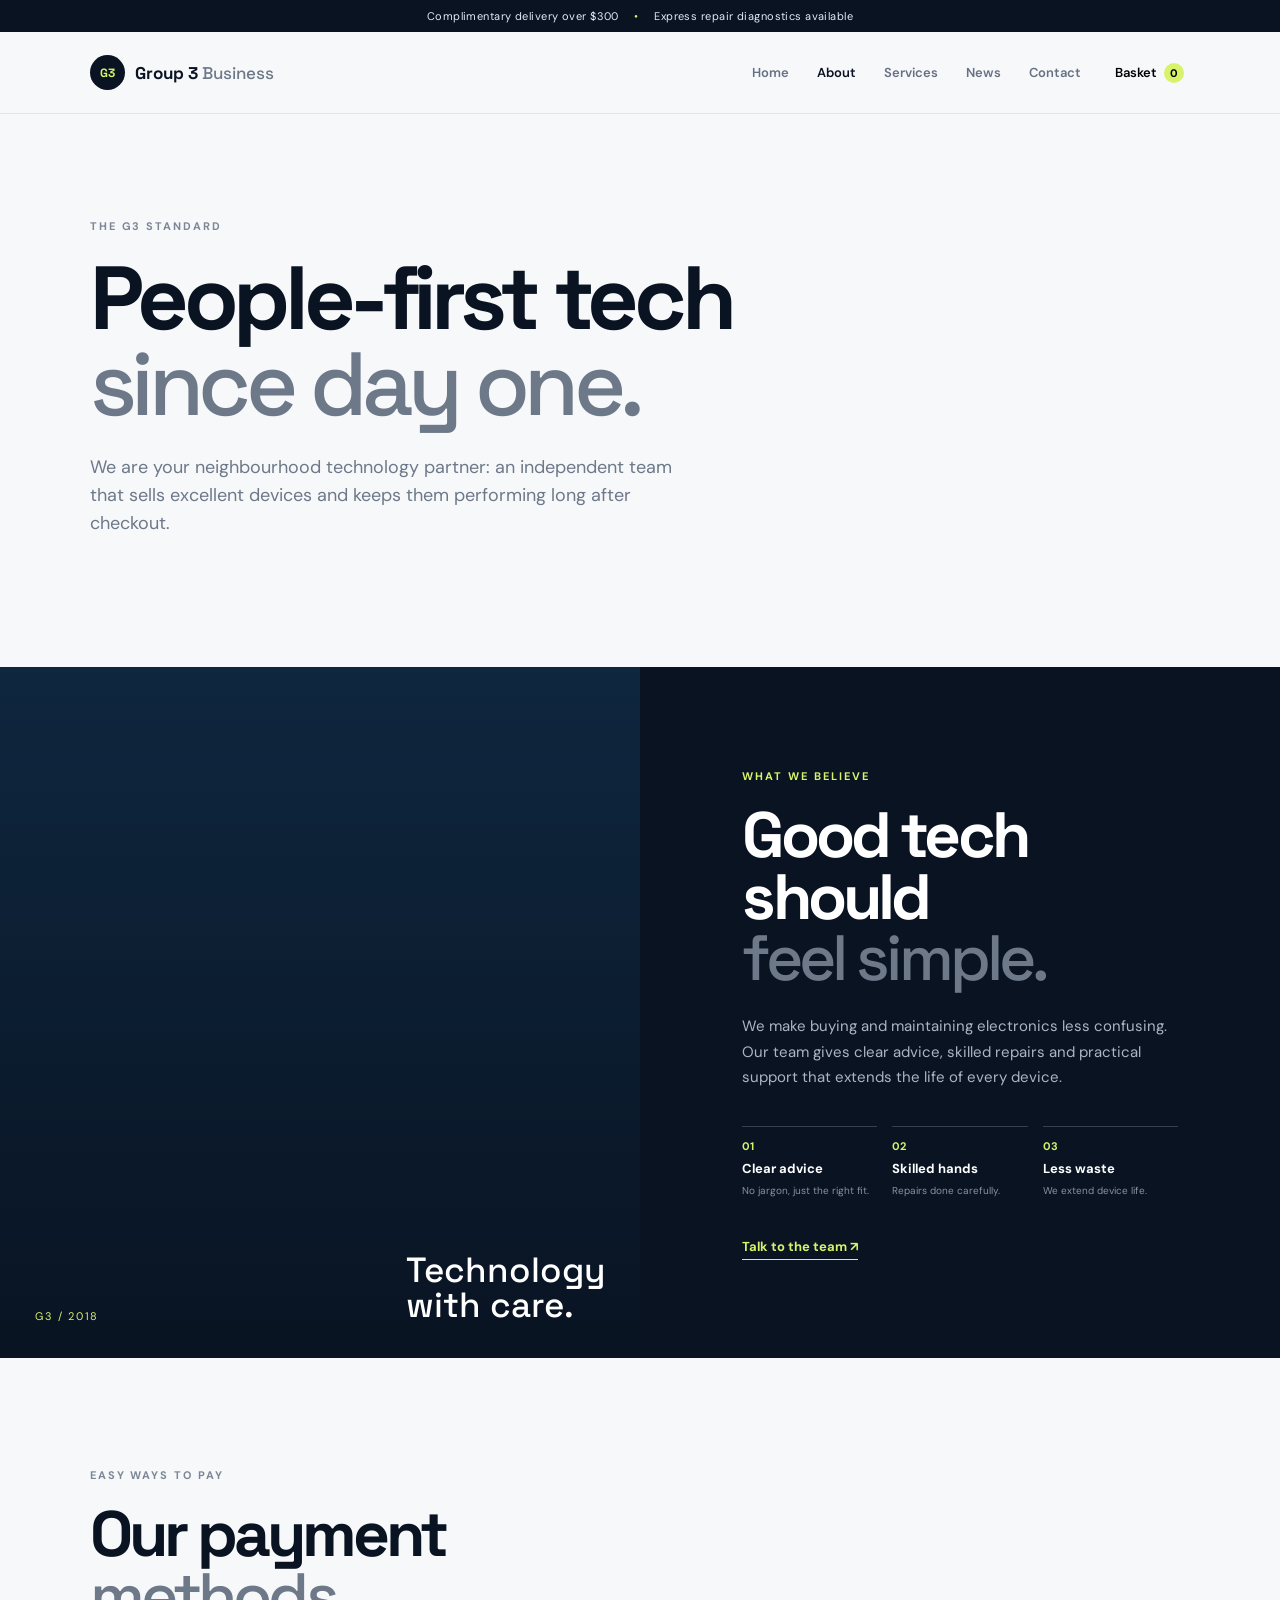
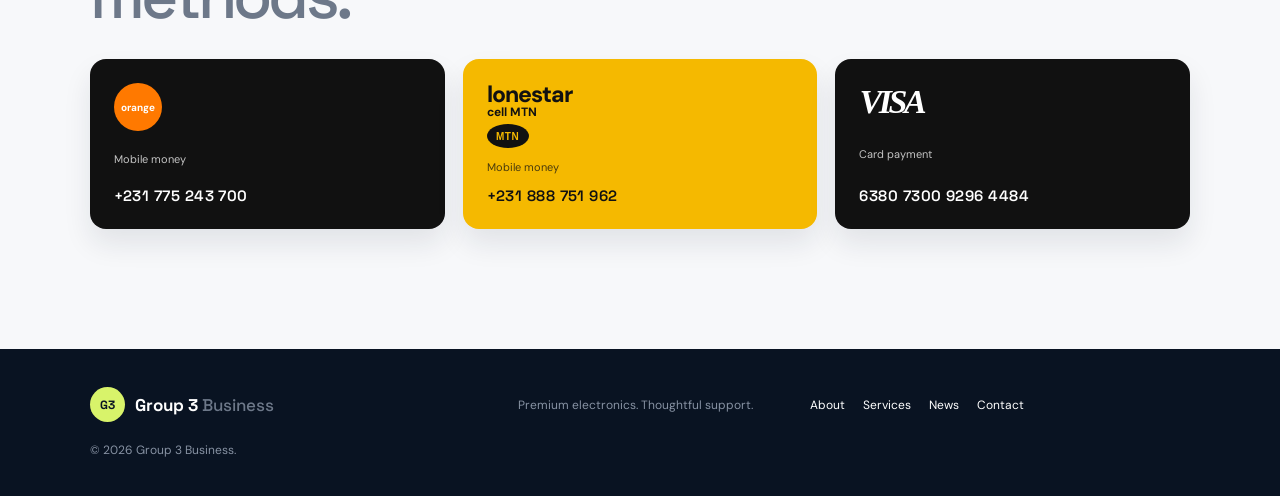
<file: Project-Management/about.html>
<!doctype html>
<html lang="en">
<head>
  <meta charset="utf-8">
  <meta name="viewport" content="width=device-width, initial-scale=1">
  <meta name="description" content="The story and values behind Group 3 Business.">
  <title>About | Group 3 Business</title>
  <link rel="preconnect" href="https://fonts.googleapis.com">
  <link rel="preconnect" href="https://fonts.gstatic.com" crossorigin>
  <link href="https://fonts.googleapis.com/css2?family=DM+Sans:wght@400;500;600;700&family=Space+Grotesk:wght@500;600;700&display=swap" rel="stylesheet">
  <link rel="stylesheet" href="styles.css">
</head>
<body data-page="about">
  <a class="skip-link" href="#main">Skip to content</a>

  <div class="topbar">
    Complimentary delivery over $300
    <span>•</span>
    Express repair diagnostics available
  </div>

  <header class="header">
    <a class="logo" href="index.html">
      <b>G3</b>
      <span>Group 3 <i>Business</i></span>
    </a>
    <button class="menu" aria-expanded="false">Menu</button>
    <nav aria-label="Primary navigation">
      <a href="index.html">Home</a>
      <a class="active" href="about.html">About</a>
      <a href="services.html">Services</a>
      <a href="news.html">News</a>
      <a href="contact.html">Contact</a>
      <button id="basket" class="basket">Basket <strong>0</strong></button>
    </nav>
  </header>

  <main id="main">
    <section class="page-hero wrap">
      <p class="kicker">The G3 standard</p>
      <h1>
        People-first tech<br>
        <em>since day one.</em>
      </h1>
      <p class="lead">
        We are your neighbourhood technology partner: an independent team that
        sells excellent devices and keeps them performing long after checkout.
      </p>
    </section>

    <section class="about-grid">
      <div class="about-photo">
        <span>G3 / 2018</span>
        <b>Technology<br>with care.</b>
      </div>

      <div class="about-copy">
        <p class="kicker">What we believe</p>
        <h2>
          Good tech should<br>
          <em>feel simple.</em>
        </h2>
        <p>
          We make buying and maintaining electronics less confusing. Our team
          gives clear advice, skilled repairs and practical support that extends
          the life of every device.
        </p>

        <div class="values">
          <div>
            <b>01</b>
            <strong>Clear advice</strong>
            <small>No jargon, just the right fit.</small>
          </div>
          <div>
            <b>02</b>
            <strong>Skilled hands</strong>
            <small>Repairs done carefully.</small>
          </div>
          <div>
            <b>03</b>
            <strong>Less waste</strong>
            <small>We extend device life.</small>
          </div>
        </div>

        <a class="underlink" href="contact.html">Talk to the team ↗</a>
      </div>
    </section>

    <section class="payment-methods wrap">
      <div class="payment-heading">
        <p class="kicker">Easy ways to pay</p>
        <h2>Our payment<br><em>methods.</em></h2>
      </div>

      <div class="payment-cards">
        <article class="payment-card payment-orange">
          <div class="payment-logo orange-logo" aria-label="Orange">
            <span>orange</span>
          </div>
          <span>Mobile money</span>
          <b>+231 775 243 700</b>
        </article>

        <article class="payment-card payment-lonestar">
          <div class="payment-logo lonestar-logo" aria-label="Lonestar Cell MTN">
            <strong>lonestar</strong>
            <span>cell MTN</span>
            <i class="mtn-mark">MTN</i>
          </div>
          <span>Mobile money</span>
          <b>+231 888 751 962</b>
        </article>

        <article class="payment-card payment-visa">
          <strong>VISA</strong>
          <span>Card payment</span>
          <b>6380 7300 9296 4484</b>
        </article>
      </div>
    </section>
  </main>

  <footer class="footer">
    <div class="logo">
      <b>G3</b>
      <span>Group 3 <i>Business</i></span>
    </div>
    <p>Premium electronics. Thoughtful support.</p>
    <div>
      <a href="about.html">About</a>
      <a href="services.html">Services</a>
      <a href="news.html">News</a>
      <a href="contact.html">Contact</a>
    </div>
    <small>© 2026 Group 3 Business.</small>
  </footer>

  <script src="app.js"></script>
</body>
</html>
</file>
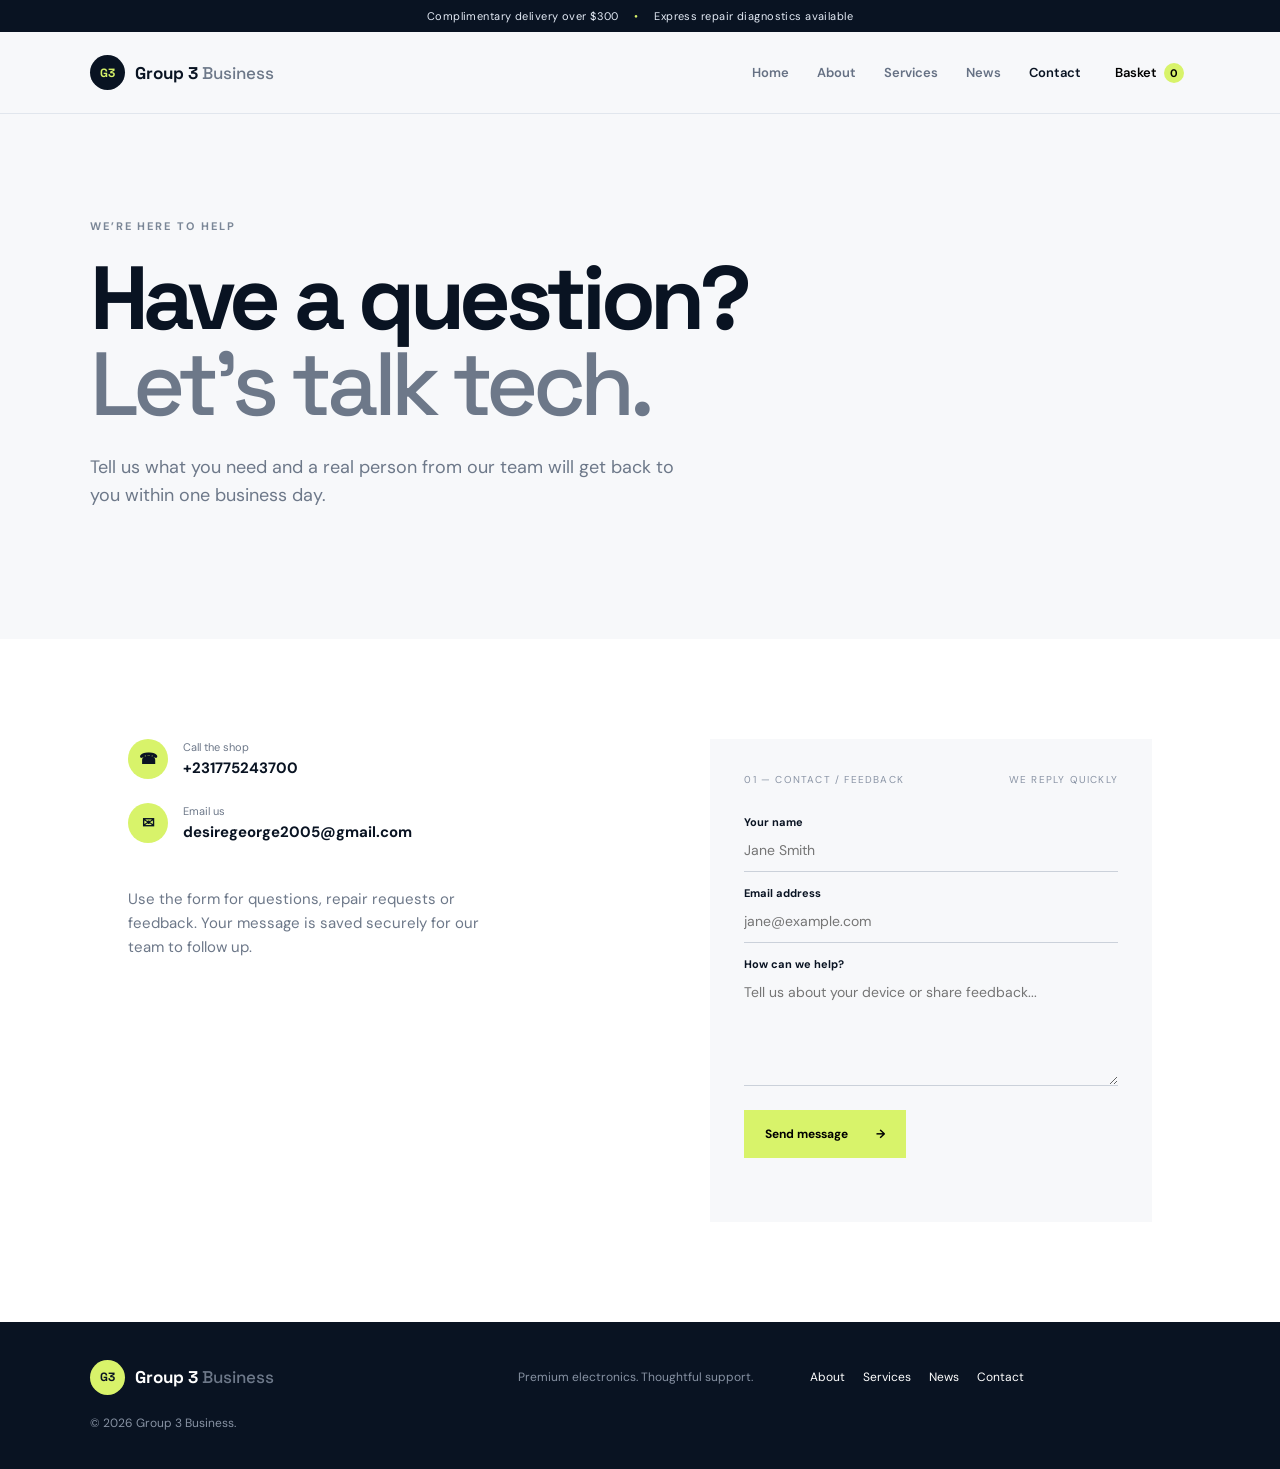
<file: Project-Management/contact.html>
<!doctype html>
<html lang="en">
<head>
  <meta charset="utf-8">
  <meta name="viewport" content="width=device-width, initial-scale=1">
  <meta name="description" content="Contact Group 3 Business for sales, repairs or customer feedback.">
  <title>Contact | Group 3 Business</title>
  <link rel="preconnect" href="https://fonts.googleapis.com">
  <link rel="preconnect" href="https://fonts.gstatic.com" crossorigin>
  <link href="https://fonts.googleapis.com/css2?family=DM+Sans:wght@400;500;600;700&family=Space+Grotesk:wght@500;600;700&display=swap" rel="stylesheet">
  <link rel="stylesheet" href="styles.css">
</head>
<body data-page="contact">
  <a class="skip-link" href="#main">Skip to content</a>

  <div class="topbar">
    Complimentary delivery over $300
    <span>•</span>
    Express repair diagnostics available
  </div>

  <header class="header">
    <a class="logo" href="index.html">
      <b>G3</b>
      <span>Group 3 <i>Business</i></span>
    </a>

    <button class="menu" aria-expanded="false">Menu</button>

    <nav aria-label="Primary navigation">
      <a href="index.html">Home</a>
      <a href="about.html">About</a>
      <a href="services.html">Services</a>
      <a href="news.html">News</a>
      <a class="active" href="contact.html">Contact</a>
      <button id="basket" class="basket">
        Basket
        <strong>0</strong>
      </button>
    </nav>
  </header>

  <main id="main">
    <section class="page-hero wrap">
      <p class="kicker">We’re here to help</p>
      <h1>
        Have a question?<br>
        <em>Let’s talk tech.</em>
      </h1>
      <p class="lead">
        Tell us what you need and a real person from our team will get back to you
        within one business day.
      </p>
    </section>

    <section class="contact-grid">
      <div class="contact-info">
        <a href="tel:+231775243700">
          <b>☎</b>
          <span>
            <small>Call the shop</small>
            <strong>+231775243700</strong>
          </span>
        </a>

        <a href="mailto:desiregeorge2005@gmail.com">
          <b>✉</b>
          <span>
            <small>Email us</small>
            <strong>desiregeorge2005@gmail.com</strong>
          </span>
        </a>

        <p>
          Use the form for questions, repair requests or feedback. Your message is
          saved securely for our team to follow up.
        </p>
      </div>

      <form id="contact-form" class="contact-form">
        <div class="form-label">
          01 — Contact / Feedback
          <span>We reply quickly</span>
        </div>

        <label>
          Your name
          <input
            name="name"
            required
            autocomplete="name"
            maxlength="120"
            placeholder="Jane Smith"
          >
        </label>

        <label>
          Email address
          <input
            name="email"
            type="email"
            required
            autocomplete="email"
            maxlength="254"
            placeholder="jane@example.com"
          >
        </label>

        <label>
          How can we help?
          <textarea
            name="message"
            rows="5"
            required
            maxlength="10000"
            placeholder="Tell us about your device or share feedback..."
          ></textarea>
        </label>

        <button class="button primary">
          Send message
          <span>→</span>
        </button>
        <p class="status" role="status"></p>
      </form>
    </section>
  </main>

  <footer class="footer">
    <div class="logo">
      <b>G3</b>
      <span>Group 3 <i>Business</i></span>
    </div>
    <p>Premium electronics. Thoughtful support.</p>
    <div>
      <a href="about.html">About</a>
      <a href="services.html">Services</a>
      <a href="news.html">News</a>
      <a href="contact.html">Contact</a>
    </div>
    <small>© 2026 Group 3 Business.</small>
  </footer>

  <script src="app.js"></script>
</body>
</html>
</file>
<file: Project-Management/styles.css>
:root{--ink:#091322;--muted:#6d7889;--line:#e1e6ed;--paper:#f7f8fa;--lime:#d8f36a;--blue:#8eb9ff;--white:#fff}*{box-sizing:border-box}html{scroll-behavior:smooth}body{margin:0;background:var(--paper);color:var(--ink);font:15px "DM Sans",sans-serif}h1,h2,h3,p{margin:0}h1,h2{font-family:"Space Grotesk";letter-spacing:-.06em;line-height:.96}h1{font-size:clamp(3.2rem,7vw,6.6rem)}h1 em,h2 em{font-style:normal;color:var(--muted);font-weight:500}h2{font-size:clamp(2.6rem,5vw,4.4rem)}a{color:inherit;text-decoration:none}.skip-link{position:absolute;top:-50px;left:15px;padding:12px;background:var(--lime);z-index:99}.skip-link:focus{top:15px}.topbar{background:var(--ink);color:#e4ebf6;text-align:center;padding:9px;font-size:11px;letter-spacing:.04em}.topbar span{color:var(--lime);padding:0 12px}.header{height:82px;padding:0 clamp(20px,7vw,100px);display:flex;justify-content:space-between;align-items:center;border-bottom:1px solid var(--line);position:sticky;top:0;background:#f7f8faf2;backdrop-filter:blur(14px);z-index:10}.logo{display:flex;gap:10px;align-items:center;font:700 17px "Space Grotesk"}.logo b{width:35px;height:35px;border-radius:50%;display:grid;place-items:center;background:var(--ink);color:var(--lime);font-size:12px}.logo i{font-style:normal;color:var(--muted);font-weight:500}.header nav{display:flex;gap:28px;align-items:center;font-size:13px;font-weight:600}.header nav a{color:#667184}.header nav a.active,.header nav a:hover{color:var(--ink)}.basket,.menu{border:0;background:none;font:inherit;cursor:pointer}.basket strong{background:var(--lime);border-radius:50%;display:inline-grid;place-items:center;width:20px;height:20px;font-size:11px;margin-left:4px}.menu{display:none}.wrap{max-width:1400px;margin:auto;padding-left:clamp(20px,7vw,100px);padding-right:clamp(20px,7vw,100px)}.hero{min-height:650px;padding-top:100px;padding-bottom:100px;display:grid;grid-template-columns:1fr 1fr;gap:45px;align-items:center}.kicker{color:#7b8797;font-size:11px;font-weight:700;letter-spacing:.18em;text-transform:uppercase;margin-bottom:22px}.lead{color:var(--muted);font-size:18px;line-height:1.55;max-width:490px;margin:27px 0 34px}.actions{display:flex;align-items:center;gap:28px}.button{border:0;padding:16px 21px;display:inline-flex;justify-content:space-between;align-items:center;gap:28px;font:700 12px "DM Sans";cursor:pointer}.primary{background:var(--lime)}.dark{background:var(--ink);color:#fff}.underlink{font-weight:700;font-size:13px;border-bottom:1px solid var(--ink);padding-bottom:4px}.metrics{display:flex;gap:30px;margin-top:75px}.metrics div{display:flex;flex-direction:column;border-left:1px solid var(--line);padding-left:12px;gap:4px}.metrics b{font:700 20px "Space Grotesk"}.metrics small{font-size:10px;color:var(--muted)}.hero-art{height:490px;background:#e8edf2;position:relative;overflow:hidden}.halo{position:absolute;width:420px;height:420px;border-radius:50%;background:var(--blue);filter:blur(25px);opacity:.55;top:30px;left:70px}.laptop{position:absolute;left:10%;top:25%;width:68%;height:37%;background:linear-gradient(135deg,#10233b,#1d5077 58%,#b4d7f0);border:9px solid #252b34;border-radius:10px;transform:rotate(-8deg);box-shadow:0 25px 45px #52647a38}.laptop:after{content:"";position:absolute;background:#aeb9c4;height:14px;left:-5%;right:-5%;bottom:-22px;border-radius:0 0 15px 15px}.laptop span{font:700 57px "Space Grotesk";color:var(--lime);position:absolute;left:40%;top:24%}.phone{position:absolute;right:11%;bottom:16%;width:23%;height:47%;background:linear-gradient(145deg,#e3f0ff,#4e7fab);border:8px solid #192334;border-radius:25px;z-index:2;padding:17px 9px;color:#fff;display:flex;flex-direction:column;justify-content:space-between;transform:rotate(12deg);box-shadow:0 25px 45px #52647a38}.phone b{font-size:44px;color:var(--lime);align-self:center}.headphones{position:absolute;left:14%;bottom:7%;width:22%;height:27%;z-index:3}.headphones:before{content:"";position:absolute;left:12%;top:0;width:70%;height:85%;border:10px solid #101b2a;border-bottom:0;border-radius:50% 50% 0 0}.headphones:after{content:"";position:absolute;left:5%;bottom:0;width:90%;height:49%;border-radius:35px;background:#172536}.hero-art label{position:absolute;right:7%;top:14%;background:#fff;padding:12px 15px;z-index:4;font-size:10px;box-shadow:0 8px 20px #40506018}.hero-art label b{color:#95b600;margin-left:12px}.trust{padding:21px clamp(20px,7vw,100px);border-top:1px solid var(--line);border-bottom:1px solid var(--line);display:flex;justify-content:space-between;color:#8993a3;font-size:10px;letter-spacing:.15em;font-weight:700}.split{padding-top:120px;padding-bottom:120px;display:grid;grid-template-columns:1fr 1fr;gap:30px;align-items:end}.split p{color:var(--muted);max-width:350px;line-height:1.6;margin-bottom:28px}.page-hero{padding-top:105px;padding-bottom:95px}.page-hero .lead{max-width:600px}.about-grid{display:grid;grid-template-columns:1fr 1fr;min-height:620px;background:var(--ink);color:#fff}.about-photo{background:linear-gradient(#12345299,#091322d9),url("https://images.unsplash.com/photo-1496181133206-80ce9b88a853?auto=format&fit=crop&w=1100&q=80") center/cover;padding:35px;display:flex;align-items:end;justify-content:space-between}.about-photo span{color:var(--lime);font-size:11px;letter-spacing:.15em}.about-photo b{font:500 35px/1 "Space Grotesk"}.about-copy{padding:clamp(45px,8vw,120px);align-self:center}.about-copy .kicker{color:var(--lime)}.about-copy>p:not(.kicker){max-width:470px;line-height:1.7;color:#abb5c3;margin:25px 0 35px}.values{display:grid;grid-template-columns:repeat(3,1fr);gap:15px;margin-bottom:38px}.values div{border-top:1px solid #344050;padding-top:12px;display:flex;flex-direction:column;gap:7px}.values b{color:var(--lime);font-size:11px}.values strong{font-size:13px}.values small{color:#8792a3;font-size:10px;line-height:1.4}.about-copy .underlink{color:var(--lime);border-color:var(--lime)}.catalog{padding-bottom:120px}.filters{display:flex;gap:8px;margin-bottom:28px;overflow:auto}.filters button{border:1px solid var(--line);background:#fff;color:var(--muted);padding:10px 17px;border-radius:30px;white-space:nowrap;cursor:pointer;font:500 12px "DM Sans"}.filters button.selected,.filters button:hover{background:var(--ink);border-color:var(--ink);color:#fff}.products{display:grid;grid-template-columns:repeat(4,1fr);gap:18px}.product{background:#fff;border-radius:18px;padding:12px;cursor:pointer;transition:.2s}.product:hover{transform:translateY(-5px);box-shadow:0 15px 30px #15223814}.product img{width:100%;height:220px;object-fit:cover;border-radius:12px}.product .image{position:relative}.badge{position:absolute;top:10px;left:10px;background:#fff;padding:6px 9px;border-radius:15px;font-size:9px;font-weight:700}.product-info{padding:16px 4px 3px}.product h3{font:600 16px "Space Grotesk"}.product p{font-size:12px;color:var(--muted);margin:7px 0 15px}.product-bottom{display:flex;justify-content:space-between;align-items:center}.product-bottom b{font-size:15px}.plus{display:grid;place-items:center;background:var(--ink);color:#fff;width:27px;height:27px;border-radius:50%}.news-area{padding-bottom:120px}.articles{display:grid;grid-template-columns:repeat(3,1fr);gap:20px}.article{background:#fff}.article img{width:100%;height:225px;object-fit:cover}.article div{padding:23px}.article small{font-size:10px;color:#7b8797;text-transform:uppercase;letter-spacing:.12em}.article h2{font-size:22px;margin:14px 0}.article a{font-size:12px;font-weight:700}.contact-grid{display:grid;grid-template-columns:1fr 1fr;gap:clamp(40px,11vw,170px);background:#fff;padding:100px clamp(20px,10vw,150px)}.contact-info{display:flex;flex-direction:column;gap:24px}.contact-info a{display:flex;align-items:center;gap:15px}.contact-info a>b{display:grid;place-items:center;background:var(--lime);border-radius:50%;width:40px;height:40px}.contact-info small,.contact-info strong{display:block}.contact-info small{color:var(--muted);font-size:11px;margin-bottom:4px}.contact-info p{max-width:370px;color:var(--muted);line-height:1.6;margin-top:20px}.contact-form{background:var(--paper);padding:34px;display:flex;flex-direction:column;gap:14px}.form-label{font-size:10px;text-transform:uppercase;letter-spacing:.12em;color:#8a94a5;margin-bottom:15px}.form-label span{float:right}.contact-form label,.checkout label{font-size:11px;font-weight:700}.contact-form input,.contact-form textarea,.checkout input,.checkout select{display:block;width:100%;border:0;border-bottom:1px solid #cbd1da;background:transparent;padding:12px 0;font:14px "DM Sans";outline:0;resize:vertical}.contact-form input:focus,.contact-form textarea:focus,.checkout input:focus,.checkout select:focus{border-color:var(--ink)}.checkout input[readonly]{color:var(--muted)}.checkout select{cursor:pointer}.contact-form .button{align-self:start;margin-top:10px}.status{color:#3a805b;font-size:12px;min-height:16px}.footer{background:var(--ink);color:#fff;padding:38px clamp(20px,7vw,100px);display:grid;grid-template-columns:1.5fr 1fr 1.4fr;gap:20px;align-items:center}.footer .logo b{background:var(--lime);color:var(--ink)}.footer p,.footer small{color:#8792a3;font-size:12px}.footer>div:last-of-type{display:flex;gap:18px;font-size:12px}.checkout{position:fixed;right:0;top:0;height:100vh;width:min(470px,100%);background:#fff;z-index:30;padding:35px;transform:translateX(100%);transition:.3s;overflow:auto}.checkout.open{transform:translateX(0)}.checkout .close{float:right;background:none;border:0;font-size:30px;cursor:pointer}.checkout h2{font-size:34px;margin-bottom:20px}.checkout #summary{display:flex;justify-content:space-between;border-block:1px solid var(--line);padding:20px 0;margin:20px 0}.checkout form{display:flex;flex-direction:column;gap:12px}.checkout .two{display:grid;grid-template-columns:1fr 1fr;gap:18px}.checkout .button{margin-top:20px}.checkout form>small{text-align:center;color:var(--muted);font-size:11px}.checkout .status{margin-top:8px}.checkout h2~#summary strong{font-size:20px}#shade{position:fixed;inset:0;background:#09132299;z-index:25;opacity:0;pointer-events:none;transition:.3s}#shade.open{opacity:1;pointer-events:auto}
@media (max-width: 850px) {
  .hero {
    grid-template-columns: 1fr;
    padding-top: 70px;
  }

  .hero-art {
    height: 390px;
  }

  .products {
    grid-template-columns: repeat(2, 1fr);
  }

  .about-grid,
  .contact-grid {
    grid-template-columns: 1fr;
  }

  .about-photo {
    min-height: 390px;
  }

  .articles {
    grid-template-columns: 1fr;
  }

  .split {
    grid-template-columns: 1fr;
    padding-top: 80px;
    padding-bottom: 80px;
  }

  .footer {
    grid-template-columns: 1fr 1fr;
  }

  .footer small {
    grid-column: 1 / -1;
  }

  .trust {
    justify-content: start;
    gap: 35px;
    overflow: auto;
    white-space: nowrap;
  }
}

@media (max-width: 600px) {
  .header {
    height: 68px;
  }

  .menu {
    display: block;
    border: 1px solid var(--line);
    padding: 8px 12px;
    font-size: 12px;
  }

  .header nav {
    display: none;
    position: absolute;
    top: 68px;
    left: 0;
    right: 0;
    background: #fff;
    padding: 18px;
    flex-direction: column;
    box-shadow: 0 8px 15px #0001;
  }

  .header nav.open {
    display: flex;
  }

  .header nav a {
    padding: 5px;
  }

  .hero {
    padding-top: 60px;
  }

  .hero-art {
    height: 300px;
  }

  .metrics {
    gap: 15px;
    margin-top: 55px;
  }

  .metrics b {
    font-size: 16px;
  }

  .page-hero {
    padding-top: 70px;
    padding-bottom: 60px;
  }

  .products {
    gap: 10px;
  }

  .product img {
    height: 165px;
  }

  .product h3 {
    font-size: 14px;
  }

  .about-photo b {
    font-size: 27px;
  }

  .about-copy {
    padding: 50px 25px;
  }

  .values {
    gap: 9px;
  }

  .values small {
    font-size: 9px;
  }

  .contact-grid {
    padding: 65px 20px;
  }

  .contact-form {
    padding: 22px;
  }

  .footer {
    grid-template-columns: 1fr;
  }

  .footer > div:last-of-type {
    grid-row: 3;
  }

  .footer small {
    grid-row: 4;
  }

  .checkout {
    padding: 25px;
  }

  .topbar {
    font-size: 10px;
  }
}
.stock {
  display: block;
  color: #718000;
  font-size: 11px;
  font-weight: 700;
  margin: 0 0 12px;
}

.auth-link {
  border: 0;
  background: none;
  color: #667184;
  cursor: pointer;
  font: 600 13px "DM Sans";
  padding: 0;
}

.auth-link:hover {
  color: var(--ink);
}

.auth-signup {
  background: var(--ink);
  color: #fff;
  padding: 10px 13px;
}

.auth-modal {
  position: fixed;
  z-index: 30;
  top: 50%;
  left: 50%;
  width: min(440px, calc(100% - 32px));
  padding: 34px;
  background: #fff;
  box-shadow: 0 25px 70px #09132235;
  transform: translate(-50%, -46%);
  opacity: 0;
  pointer-events: none;
  transition: 0.2s;
}

.auth-modal.open {
  transform: translate(-50%, -50%);
  opacity: 1;
  pointer-events: auto;
}

.auth-modal .close {
  position: absolute;
  top: 12px;
  right: 15px;
}

.auth-note {
  color: var(--muted);
  font-size: 13px;
  line-height: 1.55;
  margin: 14px 0 25px;
}

.auth-modal form {
  display: flex;
  flex-direction: column;
  gap: 14px;
}

.auth-modal label {
  display: flex;
  flex-direction: column;
  gap: 7px;
  font-size: 11px;
  font-weight: 700;
}

.auth-modal input {
  border: 1px solid var(--line);
  padding: 13px;
  font: inherit;
}

.auth-divider {
  border-top: 1px solid var(--line);
  margin: 25px 0 18px;
  text-align: center;
}

.auth-divider span {
  position: relative;
  top: -10px;
  background: #fff;
  color: var(--muted);
  padding: 0 10px;
  font-size: 11px;
}

.google-button {
  width: 100%;
  min-height: 54px;
  border: 1px solid #aeb0b4;
  border-radius: 12px;
  background: #fff;
  color: #3c4043;
  display: flex;
  align-items: center;
  justify-content: center;
  gap: 14px;
  cursor: pointer;
  font: 500 17px Arial, sans-serif;
  box-shadow: 0 1px 2px #0000000d;
}

.google-button:hover {
  background: #f8faff;
  box-shadow: 0 1px 3px #00000024;
}

.google-mark {
  width: 25px;
  height: 25px;
  flex: none;
}

.auth-switch {
  border: 0;
  background: none;
  color: var(--ink);
  cursor: pointer;
  font: 600 12px "DM Sans";
  margin-top: 18px;
  padding: 0;
}

.auth-modal .status {
  color: #536900;
  font-size: 12px;
  line-height: 1.4;
  margin-top: 12px;
}

#auth-shade {
  position: fixed;
  inset: 0;
  background: #09132280;
  z-index: 25;
  opacity: 0;
  pointer-events: none;
  transition: 0.2s;
}

#auth-shade.open {
  opacity: 1;
  pointer-events: auto;
}

.payment-methods {
  padding-top: 110px;
  padding-bottom: 120px;
}

.payment-heading {
  margin-bottom: 32px;
}

.payment-heading h2 {
  font-size: clamp(2.4rem, 5vw, 4rem);
}

.payment-cards {
  display: grid;
  grid-template-columns: repeat(3, 1fr);
  gap: 18px;
}

.payment-card {
  min-height: 170px;
  border-radius: 16px;
  padding: 24px;
  color: #fff;
  display: flex;
  flex-direction: column;
  justify-content: space-between;
  box-shadow: 0 15px 28px #15223818;
}

.payment-card strong {
  font-size: 22px;
  letter-spacing: -0.04em;
}

.payment-logo {
  display: inline-flex;
  align-items: center;
  align-self: flex-start;
  min-height: 48px;
}

.orange-logo {
  width: 48px;
  height: 48px;
  justify-content: center;
  border-radius: 50%;
  background: #ff7900;
  color: #fff;
}

.orange-logo span {
  color: #fff;
  font-size: 10px;
  font-weight: 700;
  opacity: 1;
}

.lonestar-logo {
  flex-direction: column;
  align-items: flex-start;
  justify-content: center;
  line-height: 1;
}

.lonestar-logo strong {
  color: #111;
  font-size: 23px;
  font-weight: 800;
}

.lonestar-logo span {
  color: #111;
  font-size: 12px;
  font-weight: 700;
  opacity: 1;
}

.mtn-mark {
  display: grid;
  place-items: center;
  width: 42px;
  height: 24px;
  margin-top: 6px;
  border-radius: 50%;
  background: #111;
  color: #f5b900;
  font: 800 10px Arial, sans-serif;
  font-style: normal;
  letter-spacing: 0.05em;
}

.payment-card span {
  font-size: 11px;
  opacity: 0.75;
}

.payment-card .orange-logo span {
  color: #fff;
  font-size: 10px;
  opacity: 1;
}

.payment-card .lonestar-logo span {
  color: #111;
  font-size: 12px;
  opacity: 1;
}

.payment-card b {
  font: 600 15px "Space Grotesk";
  letter-spacing: 0.03em;
}

.payment-orange {
  background: #111;
}

.payment-orange strong {
  color: #ff7900;
}

.payment-lonestar {
  background: #f5b900;
  color: #111;
}

.payment-visa {
  background: #111;
}

.payment-visa strong {
  font: 700 34px Georgia, serif;
  font-style: italic;
  letter-spacing: -0.1em;
}

@media (max-width: 850px) {
  .payment-cards {
    grid-template-columns: 1fr;
  }
}

@media (max-width: 850px) {
  .auth-link {
    padding: 5px;
  }

  .auth-signup {
    padding: 8px 11px;
  }
}

.promo-chart {
  margin-bottom: 70px;
  padding: 34px;
  background: #fff;
  border: 1px solid var(--line);
}

.promo-heading {
  margin-bottom: 28px;
}

.promo-heading h2 {
  font-size: clamp(2rem, 4vw, 3.2rem);
  margin-bottom: 12px;
}

.promo-heading > p:last-child {
  color: var(--muted);
  line-height: 1.6;
}

.promo-table-wrap {
  overflow-x: auto;
}

.promo-table {
  width: 100%;
  border-collapse: collapse;
  text-align: left;
}

.promo-table th,
.promo-table td {
  padding: 16px;
  border-bottom: 1px solid var(--line);
  vertical-align: top;
}

.promo-table th {
  color: var(--muted);
  font-size: 10px;
  letter-spacing: 0.12em;
  text-transform: uppercase;
}

.promo-table td {
  line-height: 1.5;
}

.promo-table td:first-child {
  min-width: 220px;
}

.promo-table td:last-child {
  color: var(--muted);
}

.promo-table td strong {
  color: var(--ink);
  white-space: nowrap;
}

.promo-table small {
  color: var(--muted);
  font-size: 11px;
}

@media (max-width: 600px) {
  .promo-chart {
    margin-bottom: 50px;
    padding: 22px 16px;
  }

  .promo-table th,
  .promo-table td {
    padding: 13px 10px;
    font-size: 12px;
  }
}
</file>
